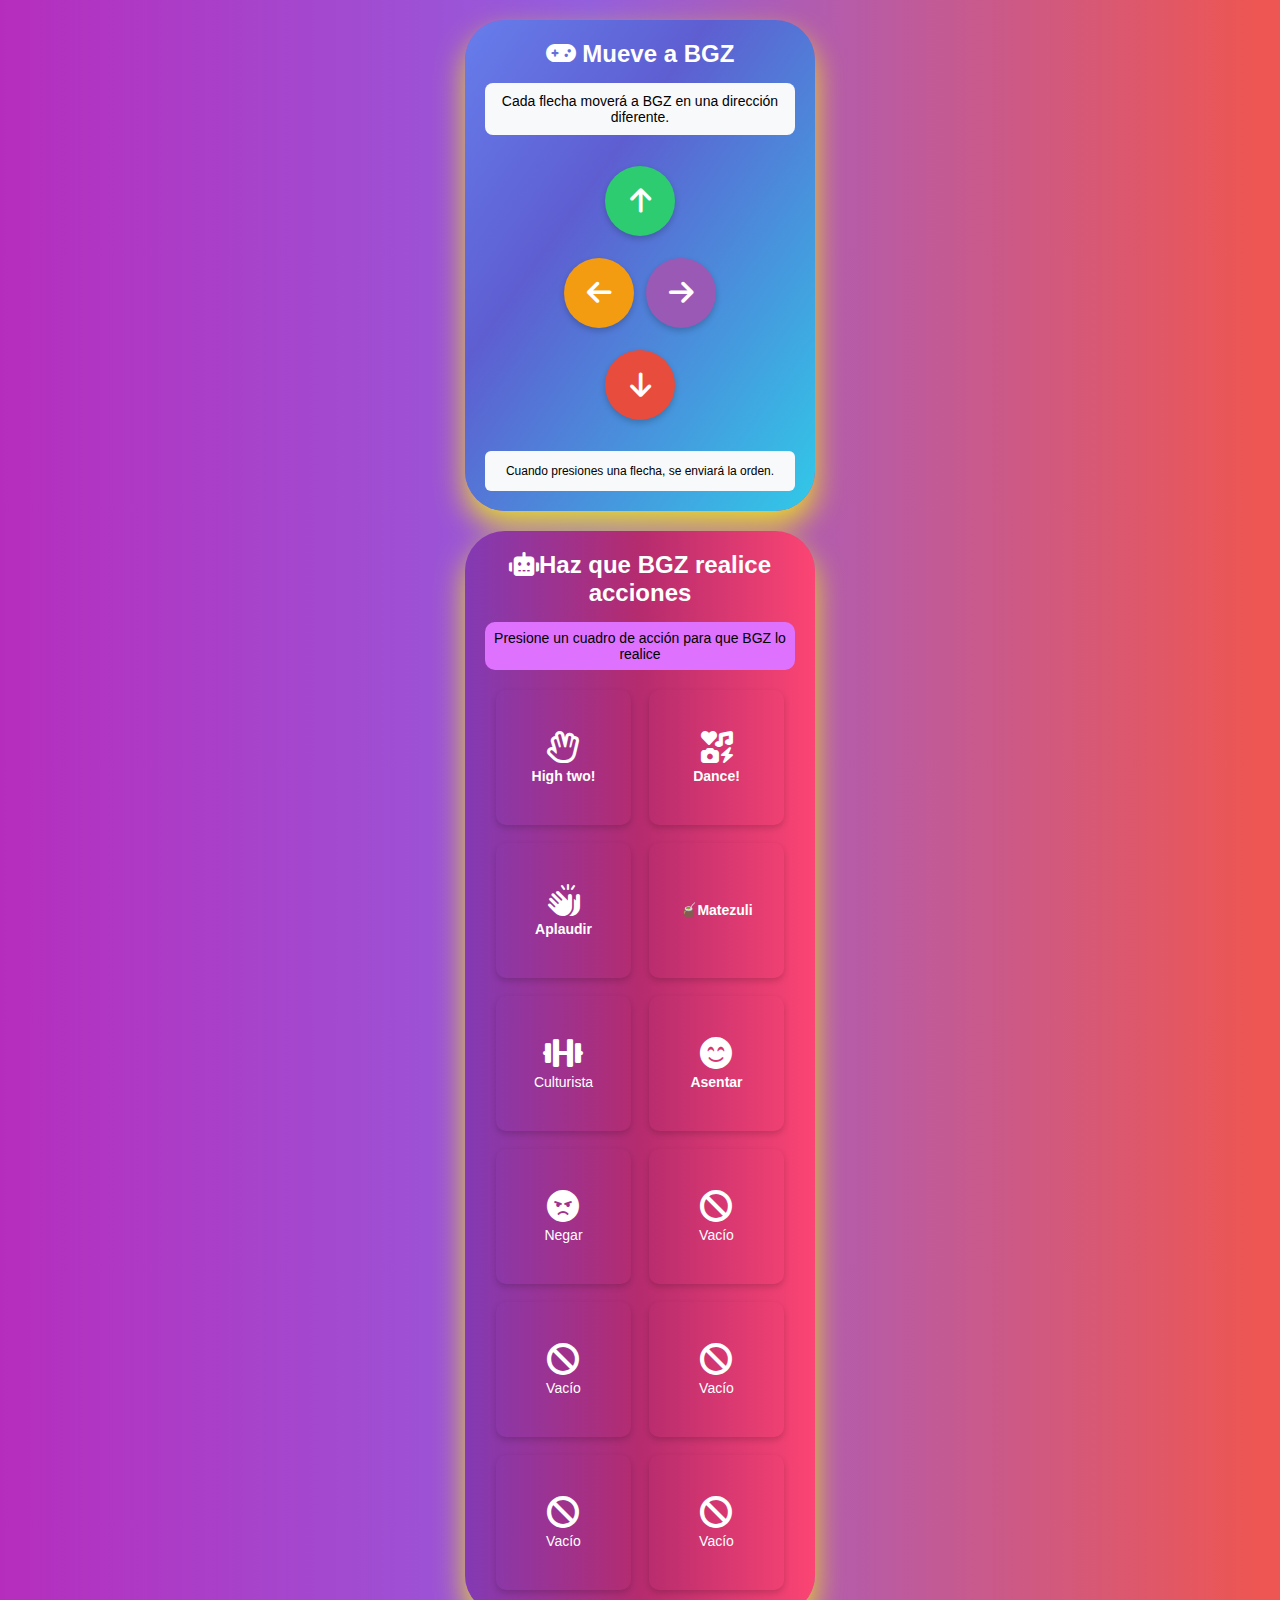
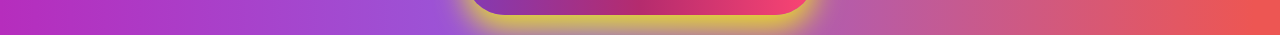
<file: index.html>
<!DOCTYPE html>
<html lang="es">
<head>
    <meta charset="UTF-8">
    <meta name="viewport" content="width=device-width, initial-scale=1.0">
    <title>Play with BGZ!</title>
    <link rel="stylesheet" href="https://cdnjs.cloudflare.com/ajax/libs/font-awesome/6.0.0/css/all.min.css">
    <link rel="stylesheet" href="styles.css">
</head>
<body>
    <div class="container">
        <h1><i class="fas fa-gamepad"></i> Mueve a BGZ</h1>
        
        <div class="instructions">
            <p>Cada flecha moverá a BGZ en una dirección diferente.</p>
        </div>
        
        <div class="control-panel">
            <div class="arrow-row">
                <div class="arrow" id="up">
                    <i class="fas fa-arrow-up"></i>
                </div>
            </div>
            <div class="arrow-row">
                <div class="arrow" id="left">
                    <i class="fas fa-arrow-left"></i>
                </div>
                <div class="arrow" id="right">
                    <i class="fas fa-arrow-right"></i>
                </div>
            </div>
            <div class="arrow-row">
                <div class="arrow" id="down">
                    <i class="fas fa-arrow-down"></i>
                </div>
            </div>
        </div>
        
        <div class="status" id="status">
            Cuando presiones una flecha, se enviará la orden.
        </div>
    </div>

    <div class="actions-container">
        <h2><i class="fa-solid fa-robot"></i>Haz que BGZ realice acciones</h2>

        <div class="instructions2">
            <p>Presione un cuadro de acción para que BGZ lo realice</p>
        </div>

        <div class="actions-container-blocks">
            
            <div class="action" id="saludar">
                <h3><i class="fa-regular fa-hand-spock"></i>High two!</h3>
            </div>
            <div class="action" id="bailar">
                <h4><i class="fa-solid fa-icons"></i>Dance!</h4>
            </div>
            
            <div class="action" id="aplaudir">
                <h5><i class="fa-solid fa-hands-clapping"></i>Aplaudir</h5>
            </div>
            <div class="action" id="mate">
                <h6>🧉Matezuli</h6> 
            </div>

            <div class="action" id="culturista">
                <h7><i class="fa-solid fa-dumbbell"></i>Culturista</h7> 
            </div>

            <div class="action" id="si">
                <h6><i class="fa-solid fa-face-smile-beam"></i>Asentar</h6>
            </div>

            <div class="action" id="no">
                <h8><i class="fa-solid fa-face-angry"></i>Negar</h8>
            </div>

            <div class="action" id="vacio2">
                <h7><i class="fa-solid fa-ban"></i>Vacío</h7> 
            </div>

            <div class="action" id="vacio3">
                <h8><i class="fa-solid fa-ban"></i>Vacío</h8>
            </div>

            <div class="action" id="vacio4">
                <h8><i class="fa-solid fa-ban"></i>Vacío</h8>
            </div>
            
            <div class="action" id="vacio5">
                <h8><i class="fa-solid fa-ban"></i>Vacío</h8>
            </div>
            <div class="action" id="vacio6">
                <h8><i class="fa-solid fa-ban"></i>Vacío</h8>
            </div>
        </div>
    </div>
    <script src="code.js"></script>
</body>
</html>
</file>
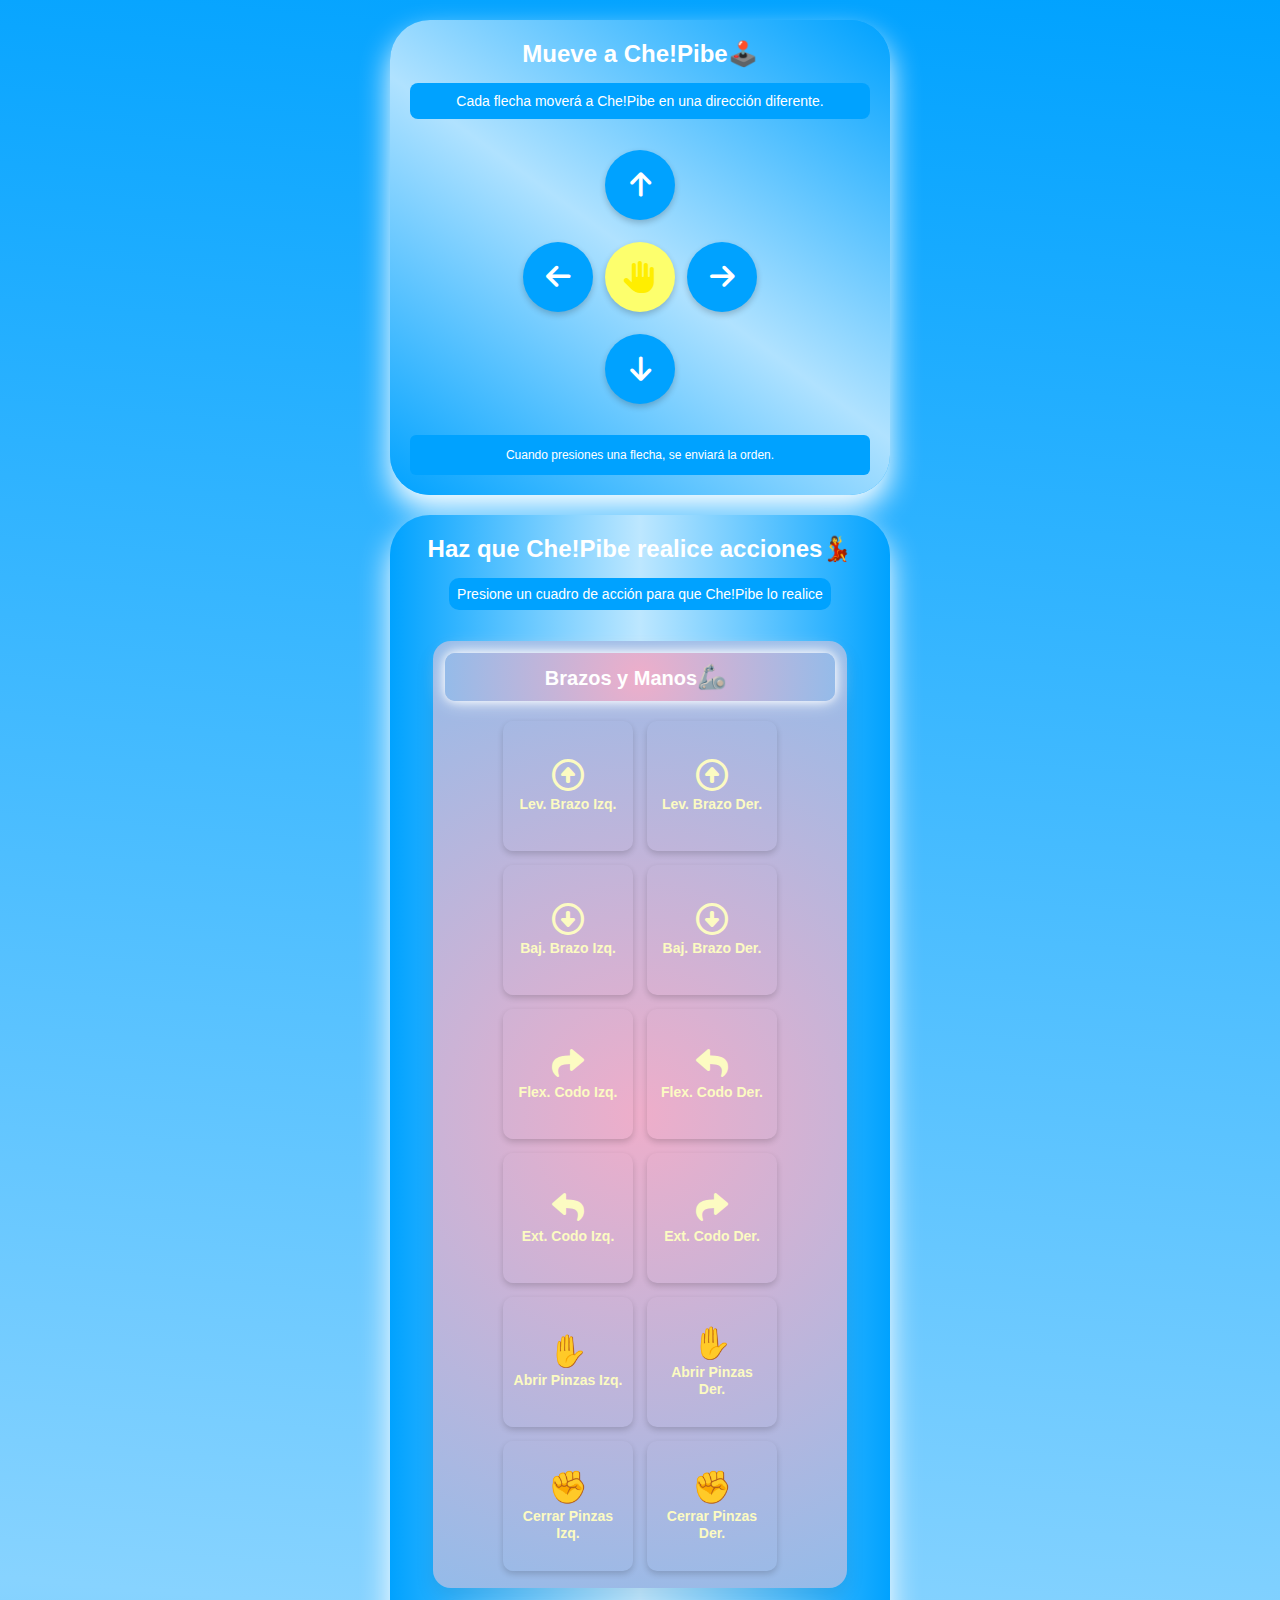
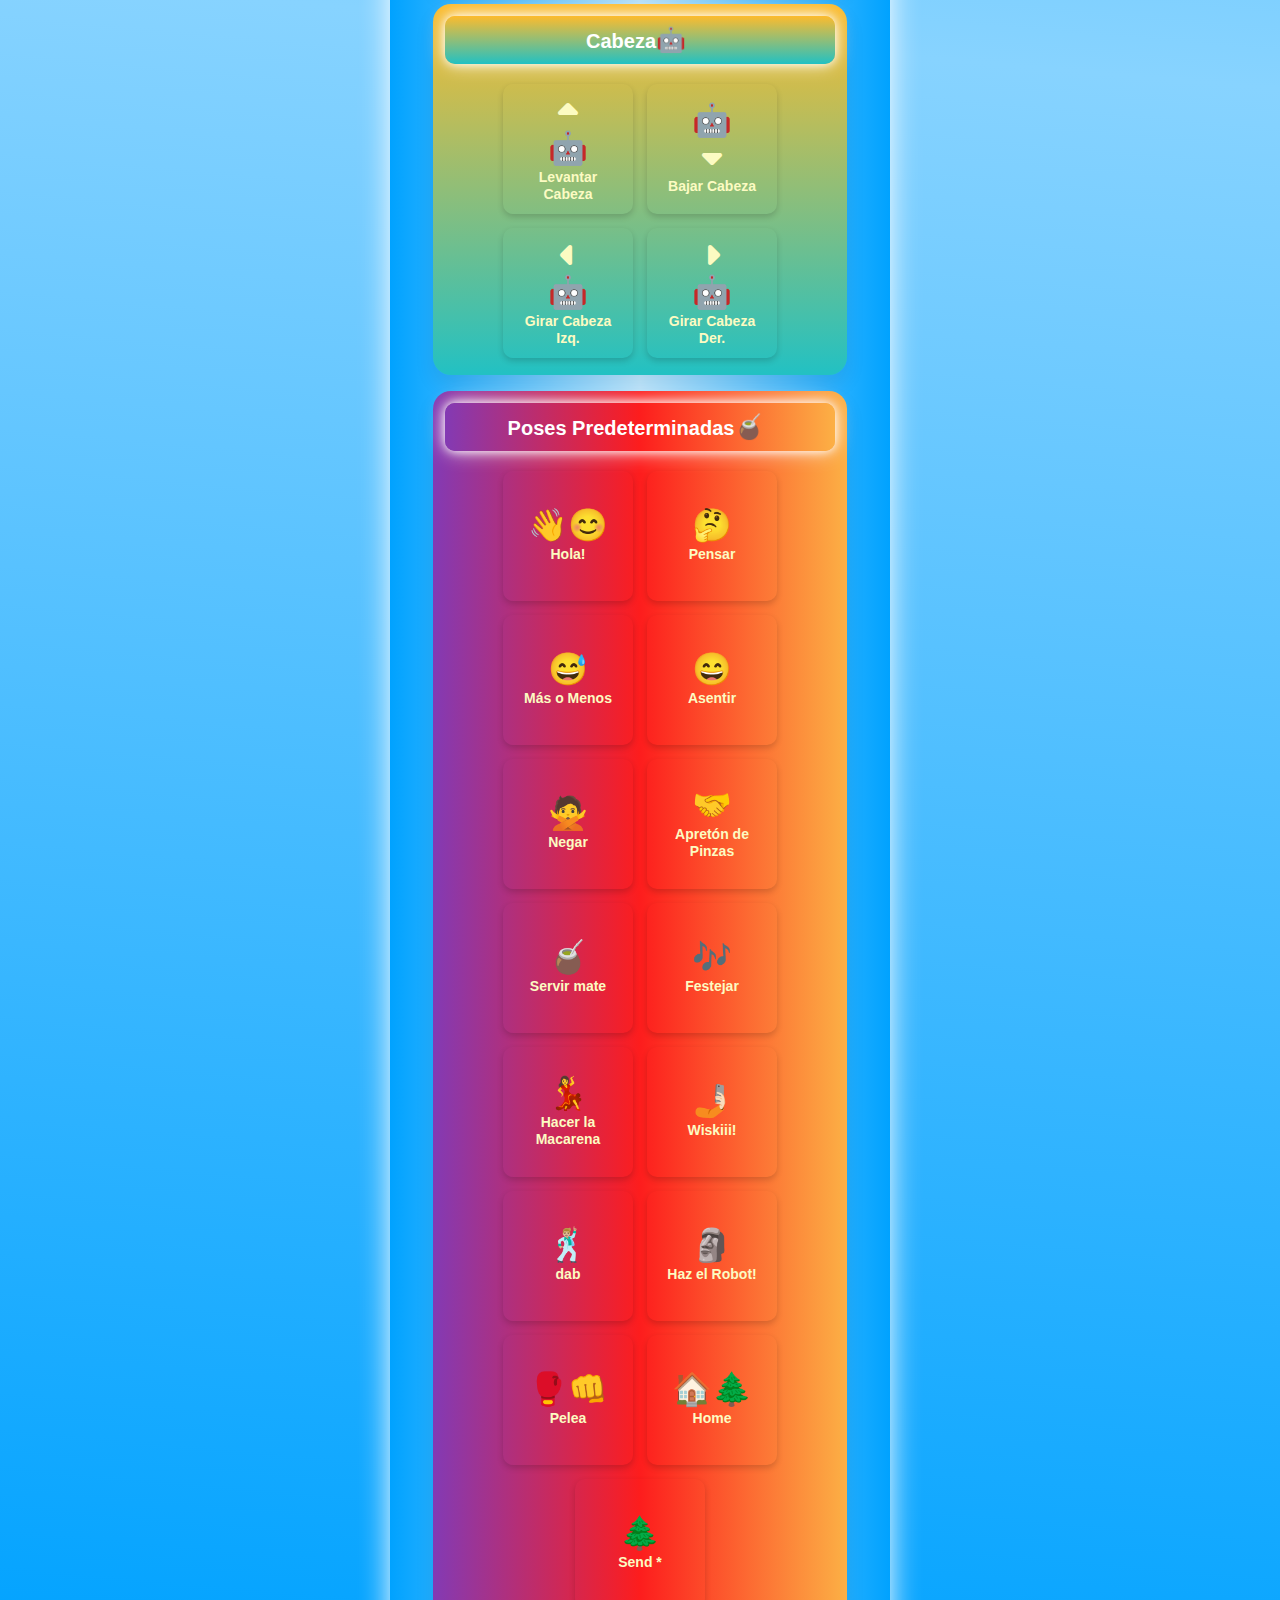
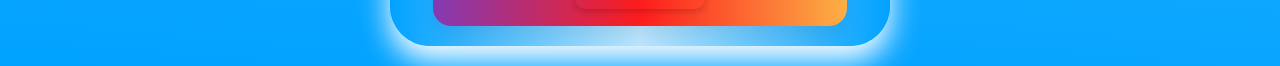
<file: approbot/index.html>
<!DOCTYPE html>
<html lang="es">
<head>
    <meta charset="UTF-8">
    <meta name="viewport" content="width=device-width, initial-scale=1.0">
    <title>Juega con Che!Pibe</title>
    <link rel="stylesheet" href="https://cdnjs.cloudflare.com/ajax/libs/font-awesome/6.0.0/css/all.min.css">
    <link rel="stylesheet" href="styles.css">
</head>
<body>
    <div class="container">
        <h1>Mueve a Che!Pibe<span class="emoji">🕹️</span></h1>
        
        <div class="instructions">
            <p>Cada flecha moverá a Che!Pibe en una dirección diferente.</p>
        </div>
        
        <div class="control-panel">
            <div class="arrow-row">
                <div class="arrow" id="up">
                    <i class="fas fa-arrow-up"></i>
                </div>
            </div>
            <div class="arrow-row">
                <div class="arrow" id="left">
                    <i class="fas fa-arrow-left"></i>
                </div>
                <div class="arrow stop-button" id="stop">
                    <i class="fas fa-hand-paper"></i>
        </div>
                <div class="arrow" id="right">
                    <i class="fas fa-arrow-right"></i>
                </div>
            </div>
            <div class="arrow-row">
                <div class="arrow" id="down">
                    <i class="fas fa-arrow-down"></i>
                </div>
            </div>
        </div>
        
        <div class="status" id="status">
            Cuando presiones una flecha, se enviará la orden.
        </div>
    </div>

    <div class="actions-container">
        <h2>Haz que Che!Pibe realice acciones<span class="emoji">💃</span></h2>

        <div class="instructions2">
            <p>Presione un cuadro de acción para que Che!Pibe lo realice</p>
        </div>

        <!-- Cada categoría ahora es su propio container separado -->
        <div class="category-container" id="category-arms-container">
                    <div class="actions-category" id="category-arms">
                        <div class="actions-section" id="section-arms">
                            <h3 class="category-title">Brazos y Manos<span class="emoji">🦾</span></h3>
                            <div class="actions-section-blocks">
                                <div class="action" id="lev_brazo_izq">
                                    <h4><i class="fa-regular fa-circle-up"></i>Lev. Brazo Izq.</h4>
                                </div>
                                <div class="action" id="lev_brazo_der">
                                    <h4><i class="fa-regular fa-circle-up"></i>Lev. Brazo Der.</h4>
                                </div>
                                <div class="action" id="baj_brazo_izq">
                                    <h4><i class="fa-regular fa-circle-down"></i>Baj. Brazo Izq.</h4>
                                </div>
                                <div class="action" id="baj_brazo_der">
                                    <h4><i class="fa-regular fa-circle-down"></i>Baj. Brazo Der.</h4>
                                </div>
                                <div class="action" id="flex_codo_izq">
                                    <h4><i class="fa-solid fa-share"></i>Flex. Codo Izq.</h4>
                                </div>
                                <div class="action" id="flex_codo_der">
                                    <h4><i class="fa-solid fa-reply"></i>Flex. Codo Der.</h4>
                                </div>
                                <div class="action" id="ext_codo_izq">
                                    <h4><i class="fa-solid fa-reply"></i>Ext. Codo Izq.</h4>
                                </div>
                                <div class="action" id="ext_codo_der">
                                    <h4><i class="fa-solid fa-share"></i>Ext. Codo Der.</h4>
                                </div>
                                <div class="action" id="abrir_pinzas_izq">
                                    <h4><span class="emoji">✋</span>Abrir Pinzas Izq.</h4>
                                </div>
                                <div class="action" id="abrir_pinzas_der">
                                    <h4><span class="emoji">✋</span>Abrir Pinzas Der.</h4>
                                </div>
                                <div class="action" id="cerrar_pinzas_izq">
                                    <h4><span class="emoji">✊</span>Cerrar Pinzas Izq.</h4>
                                </div>
                                <div class="action" id="cerrar_pinzas_der">
                                    <h4><span class="emoji">✊</span>Cerrar Pinzas Der.</h4>
                                </div>
                            </div>
                        </div>
                    </div>
                </div>

                <div class="category-container" id="category-head-container">
                    <div class="actions-category" id="category-head">
                        <div class="actions-section" id="section-head">
                            <h3 class="category-title">Cabeza<span class="emoji">🤖</span></h3>
                            <div class="actions-section-blocks">
                                <div class="action" id="levantar_cabeza">
                                    <h4><i class="fa-solid fa-caret-up"></i><span class="emoji">🤖</span>Levantar Cabeza</h4>
                                </div>
                                <div class="action" id="bajar_cabeza">
                                    <h4><span class="emoji">🤖</span><i class="fa-solid fa-caret-down"></i>Bajar Cabeza </h4>
                                </div>
                                <div class="action" id="girar_cabeza_izq">
                                    <h4><i class="fa-solid fa-caret-left"></i><span class="emoji">🤖</span>Girar Cabeza Izq.</h4>
                                </div>
                                <div class="action" id="girar_cabeza_der">
                                    <h4><i class="fa-solid fa-caret-right"></i><span class="emoji">🤖</span>Girar Cabeza Der.</h4>
                                </div>
                            </div>
                        </div>
                    </div>
                </div>

                <div class="category-container" id="category-gestures-container">
                    <div class="actions-category" id="category-gestures">
                        <div class="actions-section" id="section-gestures">
                            <h3 class="category-title">Poses Predeterminadas<span class="emoji">🧉</span></h3>
                            <div class="actions-section-blocks">
                                <div class="action" id="saludar">
                                    <h5><span class="emoji">👋😊</span>Hola!</h5>
                                </div>
                                <div class="action" id="pensar">
                                    <h5><span class="emoji">🤔</span>Pensar</h5>
                                </div>
                                <div class="action" id="maso">
                                    <h5><span class="emoji">😅</span>Más o Menos</h5>
                                </div>

                                <div class="action" id="si">
                                    <h6><span class="emoji">😄</span>Asentir</h6>
                                </div>

                                <div class="action" id="no">
                                    <h6><span class="emoji">🙅</span>Negar</h6>
                                </div>
                                <div class="action" id="saludo_formal">
                                    <h5><span class="emoji">🤝</span>Apretón de Pinzas</h5>
                                </div>
                                <div class="action" id="mate">
                                    <h6><span class="emoji">🧉</span>Servir mate</h6>
                                </div>
                                <div class="action" id="festejar">
                                    <h4><span class="emoji">🎶</span>Festejar</h4>
                                </div>
                                <div class="action" id="macarena">
                                    <h5><span class="emoji">💃</span>Hacer la Macarena</h5>
                                </div>
                                <div class="action" id="selfie">
                                    <h4><span class="emoji">🤳🏻</span>Wiskiii!</h4>
                                </div>
                                <div class="action" id="dab">
                                    <h4><span class="emoji">🕺🏼</span>dab</h4>
                                </div>
                                <div class="action" id="robot">
                                    <h5><span class="emoji">🗿</span>Haz el Robot!</h5>
                                </div>

                                <div class="action" id="boxeo">
                                    <h6><span class="emoji">🥊👊</span>Pelea</h6> 
                                </div>

                                <div class="action" id="home">
                                    <h6><span class="emoji">🏠🌲</span>Home</h6>
                                </div> 
                                
                                <div class="action" id="asterisco">
                                    <h6><span class="emoji">🌲</span>Send *</h6>
                                </div> 
                            </div>
                        </div>
                    </div>
                </div>
        </div>
    </div>
    <script src="code.js"></script>
</body>
</html>
</file>
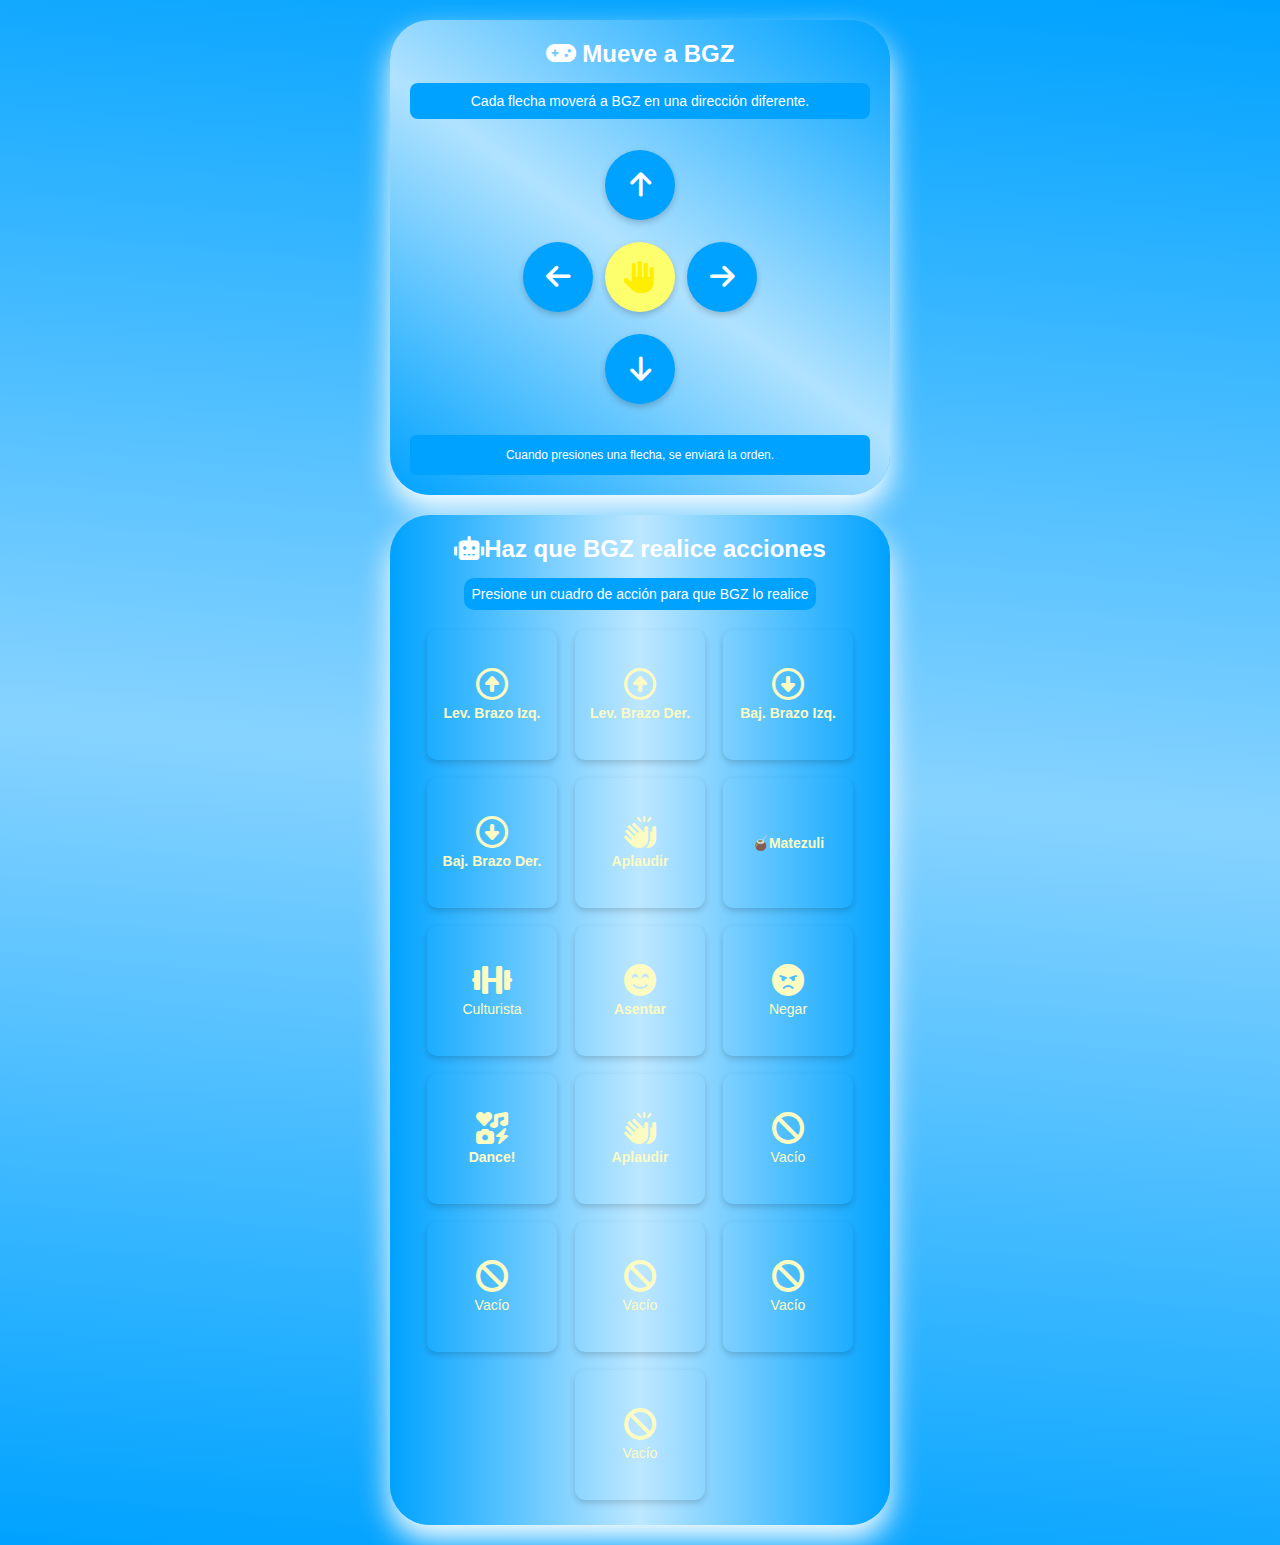
<file: webrobot/index.html>
<!DOCTYPE html>
<html lang="es">
<head>
    <meta charset="UTF-8">
    <meta name="viewport" content="width=device-width, initial-scale=1.0">
    <title>Play with BGZ!</title>
    <link rel="stylesheet" href="https://cdnjs.cloudflare.com/ajax/libs/font-awesome/6.0.0/css/all.min.css">
    <link rel="stylesheet" href="styles.css">
</head>
<body>
    <div class="container">
        <h1><i class="fas fa-gamepad"></i> Mueve a BGZ</h1>
        
        <div class="instructions">
            <p>Cada flecha moverá a BGZ en una dirección diferente.</p>
        </div>
        
        <div class="control-panel">
            <div class="arrow-row">
                <div class="arrow" id="up">
                    <i class="fas fa-arrow-up"></i>
                </div>
            </div>
            <div class="arrow-row">
                <div class="arrow" id="left">
                    <i class="fas fa-arrow-left"></i>
                </div>
                <div class="arrow stop-button" id="stop">
                    <i class="fas fa-hand-paper"></i>
        </div>
                <div class="arrow" id="right">
                    <i class="fas fa-arrow-right"></i>
                </div>
            </div>
            <div class="arrow-row">
                <div class="arrow" id="down">
                    <i class="fas fa-arrow-down"></i>
                </div>
            </div>
        </div>
        
        <div class="status" id="status">
            Cuando presiones una flecha, se enviará la orden.
        </div>
    </div>

    <div class="actions-container">
        <h2><i class="fa-solid fa-robot"></i>Haz que BGZ realice acciones</h2>

        <div class="instructions2">
            <p>Presione un cuadro de acción para que BGZ lo realice</p>
        </div>

        <div class="actions-container-blocks">
            
            <div class="action" id="lev_brazo_izq">
                <h4><i class="fa-regular fa-circle-up"></i>Lev. Brazo Izq.</h4>
            </div>
            <div class="action" id="lev_brazo_der">
                <h4><i class="fa-regular fa-circle-up"></i>Lev. Brazo Der.</h4>
            </div>
            <div class="action" id="baj_brazo_izq">
                <h4><i class="fa-regular fa-circle-down"></i>Baj. Brazo Izq.</h4>
            </div>
            <div class="action" id="baj_brazo_der">
                <h4><i class="fa-regular fa-circle-down"></i>Baj. Brazo Der.</h4>
            </div>
            
            <div class="action" id="aplaudir">
                <h5><i class="fa-solid fa-hands-clapping"></i>Aplaudir</h5>
            </div>
            <div class="action" id="mate">
                <h6>🧉Matezuli</h6> 
            </div>

            <div class="action" id="culturista">
                <h7><i class="fa-solid fa-dumbbell"></i>Culturista</h7> 
            </div>

            <div class="action" id="si">
                <h6><i class="fa-solid fa-face-smile-beam"></i>Asentar</h6>
            </div>

            <div class="action" id="no">
                <h8><i class="fa-solid fa-face-angry"></i>Negar</h8>
            </div>
            <div class="action" id="bailar">
                <h4><i class="fa-solid fa-icons"></i>Dance!</h4>
            </div>
            <div class="action" id="aplaudir">
                <h5><i class="fa-solid fa-hands-clapping"></i>Aplaudir</h5>
            </div>

            <div class="action" id="vacio2">
                <h7><i class="fa-solid fa-ban"></i>Vacío</h7> 
            </div>

            <div class="action" id="vacio3">
                <h8><i class="fa-solid fa-ban"></i>Vacío</h8>
            </div>

            <div class="action" id="vacio4">
                <h8><i class="fa-solid fa-ban"></i>Vacío</h8>
            </div>
            
            <div class="action" id="vacio5">
                <h8><i class="fa-solid fa-ban"></i>Vacío</h8>
            </div>
            <div class="action" id="vacio6">
                <h8><i class="fa-solid fa-ban"></i>Vacío</h8>
            </div>
        </div>
    </div>
    <script src="code.js"></script>
</body>
</html>
</file>
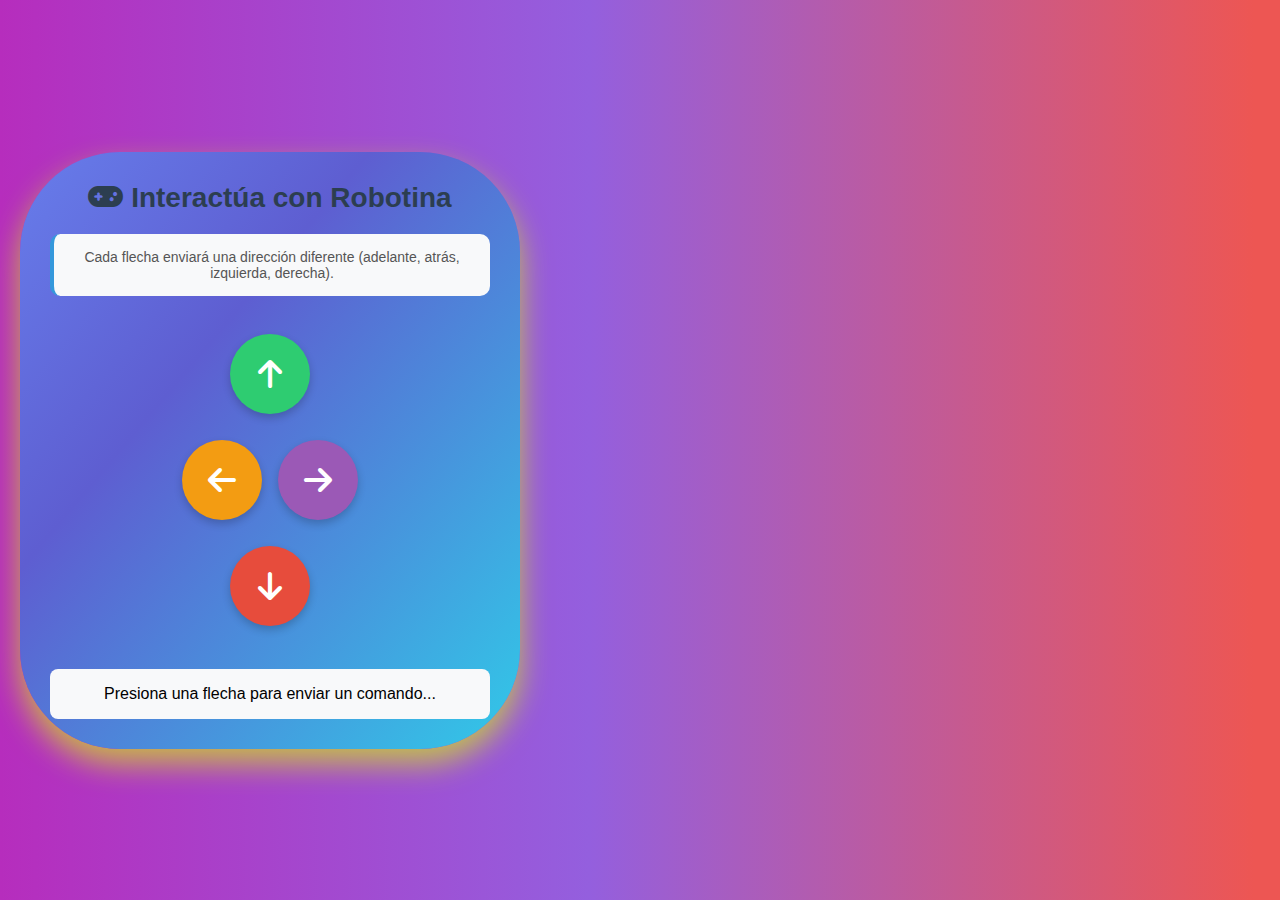
<file: ControlRobot.html>
<!DOCTYPE html>
<html lang="es">
<head>
    <meta charset="UTF-8">
    <meta name="viewport" content="width=device-width, initial-scale=1.0">
    <title>Play with Robotina!</title>
    <link rel="stylesheet" href="https://cdnjs.cloudflare.com/ajax/libs/font-awesome/6.0.0/css/all.min.css">
    <link rel="stylesheet" href="EstilosRobot.css">
</head>
<body>
    <div class="container">
        <h1><i class="fas fa-gamepad"></i> Interactúa con Robotina</h1>
        
        <div class="instructions">
            <p>Cada flecha enviará una dirección diferente (adelante, atrás, izquierda, derecha).</p>
        </div>
        
        <div class="control-panel">
            <div class="arrow-row">
                <div class="arrow" id="up">
                    <i class="fas fa-arrow-up"></i>
                </div>
            </div>
            <div class="arrow-row">
                <div class="arrow" id="left">
                    <i class="fas fa-arrow-left"></i>
                </div>
                <div class="arrow" id="right">
                    <i class="fas fa-arrow-right"></i>
                </div>
            </div>
            <div class="arrow-row">
                <div class="arrow" id="down">
                    <i class="fas fa-arrow-down"></i>
                </div>
            </div>
        </div>
        
        <div class="status" id="status">
            Presiona una flecha para enviar un comando...
        </div>
    
     <script src="CodigoRobot.js"></script>
</body>
</html>
</file>
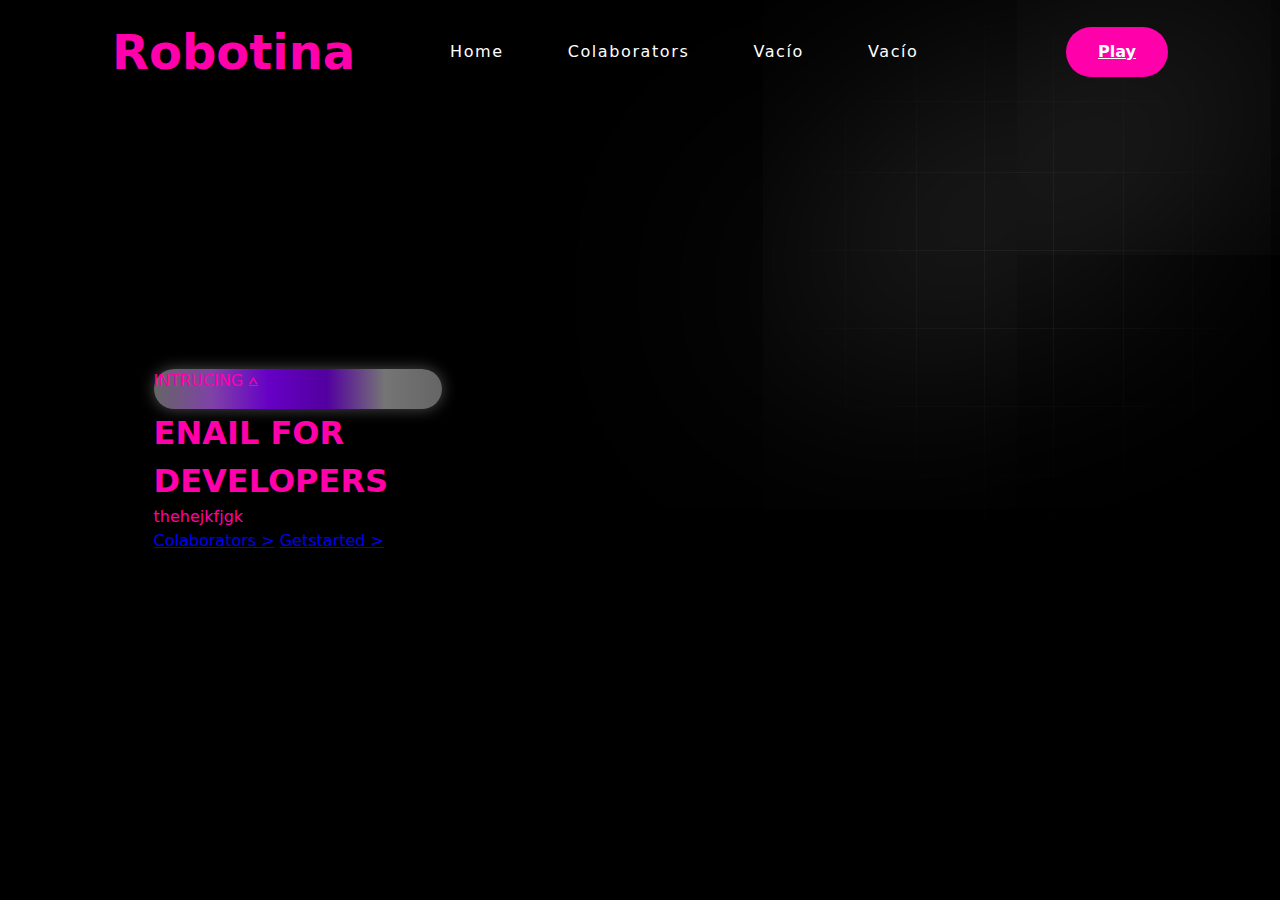
<file: PagPrincipal.html>
<!DOCTYPE html>
<html lang="en">
<head>
    <meta charset="UTF-8">
    <meta name="viewport" content="width=device-width, initial-scale=1.0">
    <title>Robotina</title>
    <link rel="stylesheet" href="EstiloPagPrincipal.css">
</head>
<body>
    <img class="image-gradient" src="gradient.png" alt="gradient">
    <div class="layer-blur"></div>

    <div class="container">
        <header>
            <h1 class="logo">Robotina</h1>

            <nav>
                <a href="Home">Home</a>
                <a href="Colaborators.html">Colaborators</a>
                <a href="Colaborators">Vacío</a>
                <a href="Interact with Robotin">Vacío</a>
            </nav>
            <a href="ControlRobot.html" class="btn-play">Play</a>
        </header>

        <main>
            <div class="content">
                <div class="tag-box">
                    <div class="tag">INTRUCING &wedbar;</div>
                </div>

                <h1>ENAIL FOR <BR>DEVELOPERS</BR></h1>

                <p class="description">
                    thehejkfjgk
                </p>

                <div class="bottons">
                    <a href="#" class="btn-Colaborators">Colaborators &gt;</a>
                    <a href="#" class="btn-play-1">Getstarted &gt;</a>
                </div>
            </div>
        </main>

    </div>
</body>
</html>
</file>
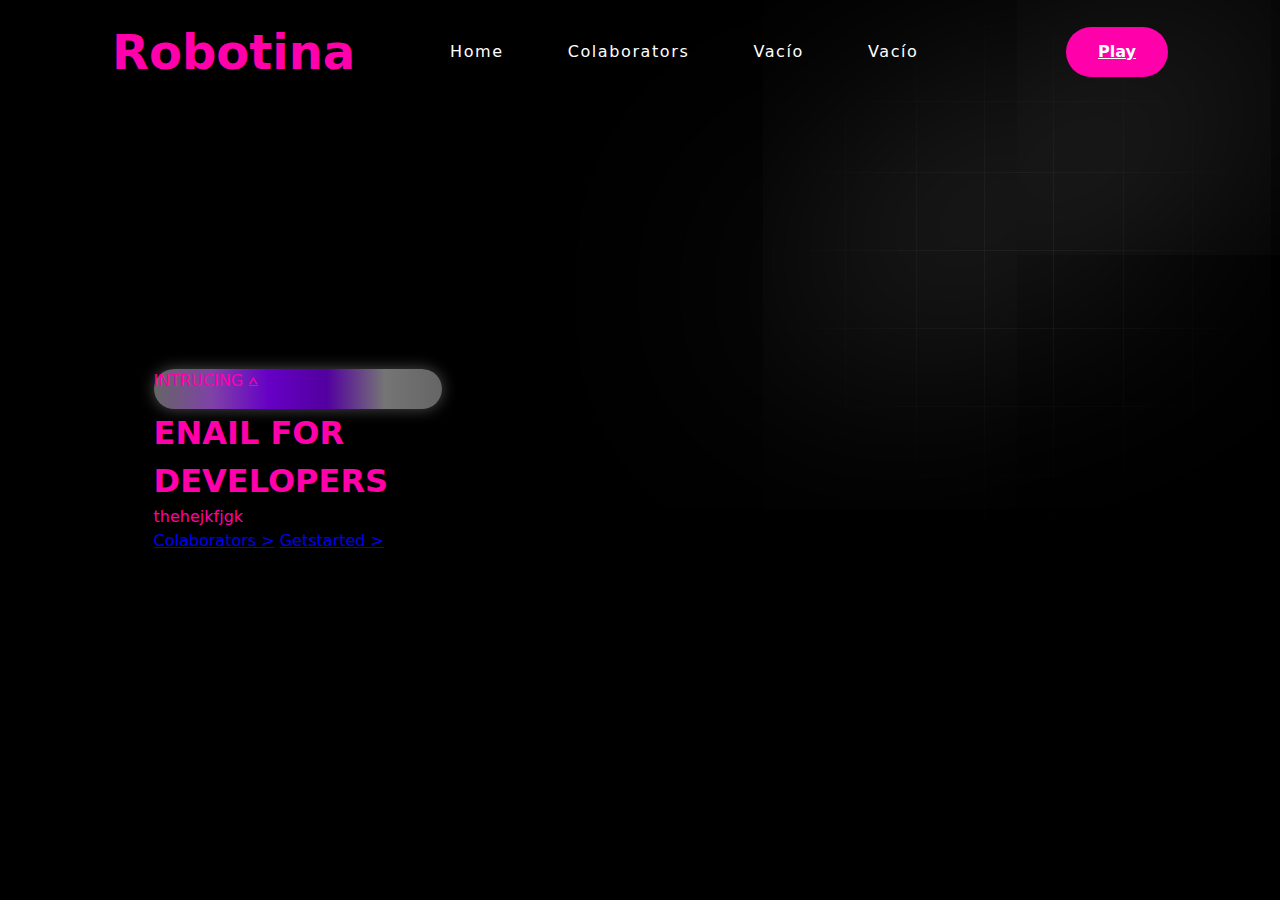
<file: webrobot/PagPrincipal.html>
<!DOCTYPE html>
<html lang="en">
<head>
    <meta charset="UTF-8">
    <meta name="viewport" content="width=device-width, initial-scale=1.0">
    <title>Robotina</title>
    <link rel="stylesheet" href="EstiloPagPrincipal.css">
</head>
<body>
    <img class="image-gradient" src="gradient.png" alt="gradient">
    <div class="layer-blur"></div>

    <div class="container">
        <header>
            <h1 class="logo">Robotina</h1>

            <nav>
                <a href="Home">Home</a>
                <a href="Colaborators.html">Colaborators</a>
                <a href="Colaborators">Vacío</a>
                <a href="Interact with Robotin">Vacío</a>
            </nav>
            <a href="ControlRobot.html" class="btn-play">Play</a>
        </header>

        <main>
            <div class="content">
                <div class="tag-box">
                    <div class="tag">INTRUCING &wedbar;</div>
                </div>

                <h1>ENAIL FOR <BR>DEVELOPERS</BR></h1>

                <p class="description">
                    thehejkfjgk
                </p>

                <div class="bottons">
                    <a href="#" class="btn-Colaborators">Colaborators &gt;</a>
                    <a href="#" class="btn-play-1">Getstarted &gt;</a>
                </div>
            </div>
        </main>

    </div>
</body>
</html>
</file>
<file: styles.css>
/* Estilos Globales */
* {
    margin: 0;
    padding: 0;
    box-sizing: border-box;
    font-family: 'Segoe UI', Tahoma, Geneva, Verdana, sans-serif;
}

/* Cuerpo: Contenedores Apilados para Móviles */
body {
    display: flex;
    flex-direction: column; /* Apila los contenedores verticalmente */
    align-items: center;
    min-height: 100vh;
    background: linear-gradient(90deg,rgba(182, 45, 189, 1) 0%, rgba(148, 95, 222, 1) 46%, rgba(237, 86, 83, 1) 98%);
    padding: 20px 10px; /* Padding ajustado para móvil */
    gap: 20px; /* Espacio entre los dos contenedores */
}

/* Contenedor de Movimiento (Mueve a BGZ) */
.container {
    background: linear-gradient(to bottom right,rgba(103, 125, 235, 1) 0%, rgba(94, 94, 209, 1) 35%, rgba(49, 201, 232, 1) 100%);
    border-radius: 40px; /* Reducido para móvil */
    box-shadow: 0 15px 30px rgba(251, 255, 0, 0.767);
    padding: 20px;
    text-align: center;
    max-width: 95%; /* Asegura que ocupe casi todo el ancho */
    width: 350px; /* Ancho máximo estándar para móvil */
}

h1 {
    color: #ffffff;
    margin-bottom: 15px;
    font-size: 24px; /* Ajuste de tamaño */
}

.instructions {
    background-color: #f8f9fa;
    padding: 10px;
    border-radius: 8px;
    margin-bottom: 20px;
    font-size: 14px;
    color: #000000;
}

/* Panel de Control (Flechas) */
.control-panel {
    display: flex;
    flex-direction: column;
    align-items: center;
    margin-bottom: 20px;
}

.arrow-row {
    display: flex;
    justify-content: center;
    margin: 5px 0;
}

.arrow {
    width: 70px; /* Tamaño más pequeño para móvil */
    height: 70px;
    margin: 6px;
    border-radius: 50%;
    color: white;
    display: flex;
    justify-content: center;
    align-items: center;
    cursor: pointer;
    transition: all 0.2s;
    box-shadow: 0 3px 6px rgba(0, 0, 0, 0.2);
    user-select: none;
}

.arrow:hover {
    transform: scale(1.05);
}

.arrow:active {
    transform: scale(0.95);
    box-shadow: 0 1px 3px rgba(0, 0, 0, 0.2);
}

.arrow i {
    font-size: 28px; /* Tamaño de ícono ajustado */
}

/* Colores de las flechas (se mantienen) */
#up { background-color: #2ecc71; }
#up:hover { background-color: #27ae60; }

#down { background-color: #e74c3c; }
#down:hover { background-color: #c0392b; }

#left { background-color: #f39c12; }
#left:hover { background-color: #d35400; }

#right { background-color: #9b59b6; }
#right:hover { background-color: #8e44ad; }

.status {
    margin-top: 15px;
    padding: 10px;
    border-radius: 6px;
    background-color: #f8f9fa;
    font-weight: 500;
    min-height: 40px;
    display: flex;
    align-items: center;
    justify-content: center;
    font-size: 12px;
}

/* Contenedor de Acciones (Haz que BGZ realice acciones) */
.actions-container {
    background: linear-gradient(90deg, rgba(131, 58, 180, 1) 0%, rgba(181, 43, 110, 1) 50%, rgba(252, 69, 115, 1) 100%);
    border-radius: 40px; /* Reducido para móvil */
    box-shadow: 0 15px 30px rgba(251, 255, 0, 0.767);
    padding: 20px;
    text-align: center;
    max-width: 95%; /* Asegura que ocupe casi todo el ancho */
    width: 350px; /* Ancho máximo consistente con .container */
}

h2 {
    color: #ffffff;
    margin-bottom: 15px;
    font-size: 24px;
}

.instructions2 {
    background-color: #de72ff;
    padding: 8px;
    border-radius: 10px;
    margin-bottom: 15px;
    font-size: 14px;
    color: #000000;
}

/* Contenedor de Bloques de Acción */
.actions-container-blocks {
    display: flex;
    flex-wrap: wrap; /* Permite que los bloques salten de línea */
    justify-content: center; /* Centra los bloques en la línea */
    gap: 8px; /* Espacio entre los bloques */
    margin-bottom: 0;
}

.action {
    /* Reducimos el ancho y el margen para garantizar que caben dos */
    width: 135px;
    height: 135px;
    margin: 5px;
    border-radius: 10px;
    color: rgb(255, 255, 255);
    display: flex;
    justify-content: center;
    align-items: center;
    cursor: pointer;
    transition: all 0.2s;
    box-shadow: 0 3px 6px rgba(0, 0, 0, 0.164);
    user-select: none;
    font-size: 14px; 
    padding: 10px;
    flex-direction: column; 
}
.action h3, .action h4, .action h5, .action h6, .action h7, .action h8 {
    margin: 0;
    font-size: 14px;
    line-height: 1.2;
    text-align: center;
}
.action i {
    font-size: 32px;
    display: block;
    margin-bottom: 5px;
}
.action:hover {
    transform: scale(1.05);
}

.action:active {
    transform: scale(0.95);
    box-shadow: 0 1px 3px rgba(0, 0, 0, 0.2);
}
</file>
<file: approbot/styles.css>
/* Estilos Globales */
* {
    margin: 0;
    padding: 0;
    box-sizing: border-box;
    font-family: 'Segoe UI', Tahoma, Geneva, Verdana, sans-serif;
}

/* Cuerpo: Contenedores Apilados para Móviles */
body {
    display: flex;
    flex-direction: column; /* Apila los contenedores verticalmente */
    align-items: center;
    min-height: 100vh;
    background: linear-gradient(5deg,rgba(0, 162, 255, 1) 0%, rgba(135, 211, 255, 1) 50%, rgba(0, 162, 255, 1) 100%);
    padding: 20px 10px; /* Padding ajustado para móvil */
    gap: 20px; /* Espacio entre los dos contenedores */
}

/* Contenedor de Movimiento (Mueve a BGZ) */
.container {
    background: linear-gradient(36deg,rgba(0, 162, 255, 1) 0%, rgba(176, 226, 255, 1) 50%, rgba(0, 162, 255, 1) 100%);
    border-radius: 40px;
    box-shadow: 0 15px 30px rgb(255, 255, 255);
    padding: 20px;
    text-align: center;
    max-width: 95%;
    width: 350px; /* Ancho base para móvil */
}

/* Media query para tablets */
@media (min-width: 768px) {
    .container {
        width: 450px;
    }
}

/* Media query para desktop */
@media (min-width: 1024px) {
    .container {
        width: 500px;
    }
}

h1 {
    color: #ffffff;
    margin-bottom: 15px;
    font-size: 24px; /* Ajuste de tamaño */
}

.instructions {
    background-color: #00A2FF;
    padding: 10px;
    border-radius: 8px;
    margin-bottom: 20px;
    font-size: 14px;
    color: #ffffff;
}

/* Panel de Control (Flechas) */
.control-panel {
    display: flex;
    flex-direction: column;
    align-items: center;
    margin-bottom: 20px;
}

.arrow-row {
    display: flex;
    justify-content: center;
    margin: 5px 0;
}

.arrow {
    width: 70px; /* Tamaño más pequeño para móvil */
    height: 70px;
    margin: 6px;
    border-radius: 50%;
    color: rgb(255, 255, 255);
    display: flex;
    justify-content: center;
    align-items: center;
    cursor: pointer;
    transition: all 0.2s;
    box-shadow: 0 3px 6px rgba(0, 0, 0, 0.2);
    user-select: none;
}

.arrow:hover {
    transform: scale(1.05);
}

.arrow:active {
    transform: scale(0.95);
    box-shadow: 0 1px 3px rgba(0, 0, 0, 0.2);
}

.arrow i {
    font-size: 28px; /* Tamaño de ícono ajustado */
}

/* Colores de las flechas (se mantienen) */
#up { background-color: #00A2FF; }
#up:hover { background-color: #42baff; }

#down { background-color: #00A2FF; }
#down:hover { background-color: #42baff; }

#left { background-color: #00A2FF; }
#left:hover { background-color: #42baff; }

#right { background-color: #00A2FF; }
#right:hover { background-color: #42baff; }

.status {
    margin-top: 15px;
    padding: 10px;
    border-radius: 6px;
    background-color: #00A2FF;
    color: #fff;
    font-weight: 500;
    min-height: 40px;
    display: flex;
    align-items: center;
    justify-content: center;
    font-size: 12px;
}

/* Contenedor de Acciones (Haz que BGZ realice acciones) */
.actions-container {
    background: linear-gradient(90deg,rgba(0, 162, 255, 1) 0%, rgba(189, 231, 255, 1) 50%, rgba(0, 162, 255, 1) 100%);
    border-radius: 40px;
    box-shadow: 0 15px 30px rgb(255, 255, 255);
    padding: 20px;
    text-align: center;
    max-width: 95%;
    width: 350px; /* Ancho base para móvil */
    display: flex;
    flex-direction: column;
    align-items: center; /* Centra los elementos hijos horizontalmente */
}

/* Media query para tablets */
@media (min-width: 768px) {
    .actions-container {
        width: 450px;
    }
}

/* Media query para desktop */
@media (min-width: 1024px) {
    .actions-container {
        width: 500px;
    }
}

/* Contenedor por categoría, separado y estilizado similar a .container */
.category-container {
    background: linear-gradient(36deg, rgba(255,255,255,0.02), rgba(255,255,255,0.01));
    border-radius: 18px;
    box-shadow: 0 10px 20px rgba(0, 0, 0, 0.08);
    padding: 12px;
    width: 90%; /* Reducido para dar margen uniforme */
    margin-top: 16px;
    text-align: center;
}

/* Estilo para los títulos de categoría */
.category-title {
    color: white;
    padding: 10px;
    border-radius: 10px;
    margin-bottom: 15px;
    text-align: center;
    font-size: 20px;
    box-shadow: 0 0 20px rgba(255, 255, 255, 0.8),  /* Primera capa más grande */
                0 0 10px rgba(255, 255, 255, 0.9);   /* Segunda capa más intensa */
}

/* Gradientes específicos para cada título de categoría */
#category-arms-container .category-title {
    background: radial-gradient(circle,rgba(238, 174, 202, 1) 0%, rgba(148, 187, 233, 1) 100%);
}

#category-head-container .category-title {
    background: linear-gradient(0deg,rgba(34, 193, 195, 1) 0%, rgba(253, 187, 45, 1) 100%);
}

#category-gestures-container .category-title {
    background: linear-gradient(90deg,rgba(131, 58, 180, 1) 0%, rgba(253, 29, 29, 1) 50%, rgba(252, 176, 69, 1) 100%);
}

.category-title .emoji {
    margin-right: 8px;
    font-size: 24px;
}

/* Contenedor de los botones dentro de cada categoría */
.actions-section-blocks {
    display: flex;
    flex-wrap: wrap;
    justify-content: center;
    gap: 4px;
}

/* Estilos específicos para cada categoría */
#category-arms-container {
    background: radial-gradient(circle,rgba(238, 174, 202, 1) 0%, rgba(148, 187, 233, 1) 100%);
}

#category-head-container {
    background: linear-gradient(0deg,rgba(34, 193, 195, 1) 0%, rgba(253, 187, 45, 1) 100%);
}

#category-gestures-container {
    background: linear-gradient(90deg,rgba(131, 58, 180, 1) 0%, rgba(253, 29, 29, 1) 50%, rgba(252, 176, 69, 1) 100%);
}

h2 {
    color: #ffffff;
    margin-bottom: 15px;
    font-size: 24px;
}

.instructions2 {
    background-color: #00A2FF;
    padding: 8px;
    border-radius: 10px;
    margin-bottom: 15px;
    font-size: 14px;
    color: #ffffff;
}

/* Contenedor de Bloques de Acción */
.actions-container-blocks {
    display: flex;
    flex-wrap: wrap; /* Permite que los bloques salten de línea */
    justify-content: center; /* Centra los bloques en la línea */
    gap: 8px; /* Espacio entre los bloques */
    margin-bottom: 0;
}

.action {
    /* Tamaño base más pequeño para móvil */
    width: 110px;
    height: 110px;
    margin: 4px;
    border-radius: 10px;
    color: rgb(252, 251, 194);
    display: flex;
    justify-content: center;
    align-items: center;
    cursor: pointer;
    transition: all 0.2s;
    box-shadow: 0 3px 6px rgba(0, 0, 0, 0.164);
    user-select: none;
    font-size: 13px; 
    padding: 8px;
    flex-direction: column;
}

/* Media query para tablets y desktop */
@media (min-width: 768px) {
    .action {
        width: 130px;
        height: 130px;
        margin: 5px;
        font-size: 14px;
        padding: 10px;
    }
}
.action h3, .action h4, .action h5, .action h6, .action h7, .action h8 {
    margin: 0;
    font-size: 14px;
    line-height: 1.2;
    text-align: center;
}
.action i {
    font-size: 32px;
    display: block;
    margin-bottom: 5px;
}
/* Estilo para emojis dentro de .action: grandes y en bloque encima del texto */
.action .emoji {
    font-size: 32px; /* mismo tamaño que los íconos */
    display: block;
    margin-bottom: 5px;
    line-height: 1; /* evita espacio extra */
}
.action:hover {
    transform: scale(1.05);
}

.action:active {
    transform: scale(0.95);
    box-shadow: 0 1px 3px rgba(0, 0, 0, 0.2);
}
/* ==================================== */
/* 4. Estilos para el Botón de PARADA */
/* ==================================== */

/* Estilo específico para el nuevo botón central */
.stop-button {
    /* Color de peligro/parada */
    background-color: #fdff6d; 
    /* Lo hacemos redondo y del mismo tamaño que las flechas */
    border-radius: 50%;
    /* Mantenemos el margen para que esté bien espaciado */
    margin: 6px; 
}

.stop-button:hover {
    background-color: #fdff8f; 
}

.stop-button:active {
    /* Mismos efectos de pulsado */
    transform: scale(0.95);
    box-shadow: 0 1px 3px rgba(0, 0, 0, 0.2);
}

.stop-button i {
    font-size: 32px; /* Un ícono grande para que se note */
}

/* Hacer la mano del botón de PARADA negra sin afectar las flechas */
.stop-button i {
    color: #ffee00; /* mano negra */
}
</file>
<file: webrobot/styles.css>
/* Estilos Globales */
* {
    margin: 0;
    padding: 0;
    box-sizing: border-box;
    font-family: 'Segoe UI', Tahoma, Geneva, Verdana, sans-serif;
}

/* Cuerpo: Contenedores Apilados para Móviles */
body {
    display: flex;
    flex-direction: column; /* Apila los contenedores verticalmente */
    align-items: center;
    min-height: 100vh;
    background: linear-gradient(5deg,rgba(0, 162, 255, 1) 0%, rgba(135, 211, 255, 1) 50%, rgba(0, 162, 255, 1) 100%);
    padding: 20px 10px; /* Padding ajustado para móvil */
    gap: 20px; /* Espacio entre los dos contenedores */
}

/* Contenedor de Movimiento (Mueve a BGZ) */
.container {
    background: linear-gradient(36deg,rgba(0, 162, 255, 1) 0%, rgba(176, 226, 255, 1) 50%, rgba(0, 162, 255, 1) 100%);
    border-radius: 40px;
    box-shadow: 0 15px 30px rgb(255, 255, 255);
    padding: 20px;
    text-align: center;
    max-width: 95%;
    width: 350px; /* Ancho base para móvil */
}

/* Media query para tablets */
@media (min-width: 768px) {
    .container {
        width: 450px;
    }
}

/* Media query para desktop */
@media (min-width: 1024px) {
    .container {
        width: 500px;
    }
}

h1 {
    color: #ffffff;
    margin-bottom: 15px;
    font-size: 24px; /* Ajuste de tamaño */
}

.instructions {
    background-color: #00A2FF;
    padding: 10px;
    border-radius: 8px;
    margin-bottom: 20px;
    font-size: 14px;
    color: #ffffff;
}

/* Panel de Control (Flechas) */
.control-panel {
    display: flex;
    flex-direction: column;
    align-items: center;
    margin-bottom: 20px;
}

.arrow-row {
    display: flex;
    justify-content: center;
    margin: 5px 0;
}

.arrow {
    width: 70px; /* Tamaño más pequeño para móvil */
    height: 70px;
    margin: 6px;
    border-radius: 50%;
    color: rgb(255, 255, 255);
    display: flex;
    justify-content: center;
    align-items: center;
    cursor: pointer;
    transition: all 0.2s;
    box-shadow: 0 3px 6px rgba(0, 0, 0, 0.2);
    user-select: none;
}

.arrow:hover {
    transform: scale(1.05);
}

.arrow:active {
    transform: scale(0.95);
    box-shadow: 0 1px 3px rgba(0, 0, 0, 0.2);
}

.arrow i {
    font-size: 28px; /* Tamaño de ícono ajustado */
}

/* Colores de las flechas (se mantienen) */
#up { background-color: #00A2FF; }
#up:hover { background-color: #42baff; }

#down { background-color: #00A2FF; }
#down:hover { background-color: #42baff; }

#left { background-color: #00A2FF; }
#left:hover { background-color: #42baff; }

#right { background-color: #00A2FF; }
#right:hover { background-color: #42baff; }

.status {
    margin-top: 15px;
    padding: 10px;
    border-radius: 6px;
    background-color: #00A2FF;
    color: #fff;
    font-weight: 500;
    min-height: 40px;
    display: flex;
    align-items: center;
    justify-content: center;
    font-size: 12px;
}

/* Contenedor de Acciones (Haz que BGZ realice acciones) */
.actions-container {
    background: linear-gradient(90deg,rgba(0, 162, 255, 1) 0%, rgba(189, 231, 255, 1) 50%, rgba(0, 162, 255, 1) 100%);
    border-radius: 40px;
    box-shadow: 0 15px 30px rgb(255, 255, 255);
    padding: 20px;
    text-align: center;
    max-width: 95%;
    width: 350px; /* Ancho base para móvil */
    display: flex;
    flex-direction: column;
    align-items: center; /* Centra los elementos hijos horizontalmente */
}

/* Media query para tablets */
@media (min-width: 768px) {
    .actions-container {
        width: 450px;
    }
}

/* Media query para desktop */
@media (min-width: 1024px) {
    .actions-container {
        width: 500px;
    }
}

/* Contenedor por categoría, separado y estilizado similar a .container */
.category-container {
    background: linear-gradient(36deg, rgba(255,255,255,0.02), rgba(255,255,255,0.01));
    border-radius: 18px;
    box-shadow: 0 10px 20px rgba(0, 0, 0, 0.08);
    padding: 12px;
    width: 90%; /* Reducido para dar margen uniforme */
    margin-top: 16px;
    text-align: center;
}

/* Estilo para los títulos de categoría */
.category-title {
    color: white;
    padding: 10px;
    border-radius: 10px;
    margin-bottom: 15px;
    text-align: center;
    font-size: 20px;
    box-shadow: 0 0 20px rgba(255, 255, 255, 0.8),  /* Primera capa más grande */
                0 0 10px rgba(255, 255, 255, 0.9);   /* Segunda capa más intensa */
}

/* Gradientes específicos para cada título de categoría */
#category-arms-container .category-title {
    background: radial-gradient(circle,rgba(238, 174, 202, 1) 0%, rgba(148, 187, 233, 1) 100%);
}

#category-head-container .category-title {
    background: linear-gradient(0deg,rgba(34, 193, 195, 1) 0%, rgba(253, 187, 45, 1) 100%);
}

#category-gestures-container .category-title {
    background: linear-gradient(90deg,rgba(131, 58, 180, 1) 0%, rgba(253, 29, 29, 1) 50%, rgba(252, 176, 69, 1) 100%);
}

.category-title .emoji {
    margin-right: 8px;
    font-size: 24px;
}

/* Contenedor de los botones dentro de cada categoría */
.actions-section-blocks {
    display: flex;
    flex-wrap: wrap;
    justify-content: center;
    gap: 4px;
}

/* Estilos específicos para cada categoría */
#category-arms-container {
    background: radial-gradient(circle,rgba(238, 174, 202, 1) 0%, rgba(148, 187, 233, 1) 100%);
}

#category-head-container {
    background: linear-gradient(0deg,rgba(34, 193, 195, 1) 0%, rgba(253, 187, 45, 1) 100%);
}

#category-gestures-container {
    background: linear-gradient(90deg,rgba(131, 58, 180, 1) 0%, rgba(253, 29, 29, 1) 50%, rgba(252, 176, 69, 1) 100%);
}

h2 {
    color: #ffffff;
    margin-bottom: 15px;
    font-size: 24px;
}

.instructions2 {
    background-color: #00A2FF;
    padding: 8px;
    border-radius: 10px;
    margin-bottom: 15px;
    font-size: 14px;
    color: #ffffff;
}

/* Contenedor de Bloques de Acción */
.actions-container-blocks {
    display: flex;
    flex-wrap: wrap; /* Permite que los bloques salten de línea */
    justify-content: center; /* Centra los bloques en la línea */
    gap: 8px; /* Espacio entre los bloques */
    margin-bottom: 0;
}

.action {
    /* Tamaño base más pequeño para móvil */
    width: 110px;
    height: 110px;
    margin: 4px;
    border-radius: 10px;
    color: rgb(252, 251, 194);
    display: flex;
    justify-content: center;
    align-items: center;
    cursor: pointer;
    transition: all 0.2s;
    box-shadow: 0 3px 6px rgba(0, 0, 0, 0.164);
    user-select: none;
    font-size: 13px; 
    padding: 8px;
    flex-direction: column;
}

/* Media query para tablets y desktop */
@media (min-width: 768px) {
    .action {
        width: 130px;
        height: 130px;
        margin: 5px;
        font-size: 14px;
        padding: 10px;
    }
}
.action h3, .action h4, .action h5, .action h6, .action h7, .action h8 {
    margin: 0;
    font-size: 14px;
    line-height: 1.2;
    text-align: center;
}
.action i {
    font-size: 32px;
    display: block;
    margin-bottom: 5px;
}
/* Estilo para emojis dentro de .action: grandes y en bloque encima del texto */
.action .emoji {
    font-size: 32px; /* mismo tamaño que los íconos */
    display: block;
    margin-bottom: 5px;
    line-height: 1; /* evita espacio extra */
}
.action:hover {
    transform: scale(1.05);
}

.action:active {
    transform: scale(0.95);
    box-shadow: 0 1px 3px rgba(0, 0, 0, 0.2);
}
/* ==================================== */
/* 4. Estilos para el Botón de PARADA */
/* ==================================== */

/* Estilo específico para el nuevo botón central */
.stop-button {
    /* Color de peligro/parada */
    background-color: #fdff6d; 
    /* Lo hacemos redondo y del mismo tamaño que las flechas */
    border-radius: 50%;
    /* Mantenemos el margen para que esté bien espaciado */
    margin: 6px; 
}

.stop-button:hover {
    background-color: #fdff8f; 
}

.stop-button:active {
    /* Mismos efectos de pulsado */
    transform: scale(0.95);
    box-shadow: 0 1px 3px rgba(0, 0, 0, 0.2);
}

.stop-button i {
    font-size: 32px; /* Un ícono grande para que se note */
}

/* Hacer la mano del botón de PARADA negra sin afectar las flechas */
.stop-button i {
    color: #ffee00; /* mano negra */
}
</file>
<file: EstilosRobot.css>
* {
            margin: 0;
            padding: 0;
            box-sizing: border-box;
            font-family: 'Segoe UI', Tahoma, Geneva, Verdana, sans-serif;
        }
        
        body {
            display: flex;
            justify-content: left;
            align-items: center;
            min-height: 100vh;
            background: linear-gradient(90deg,rgba(182, 45, 189, 1) 0%, rgba(148, 95, 222, 1) 46%, rgba(237, 86, 83, 1) 98%);
            padding: 20px;
        }
        
        .container {
            background: linear-gradient(to bottom right,rgba(103, 125, 235, 1) 0%, rgba(94, 94, 209, 1) 35%, rgba(49, 201, 232, 1) 100%);
            border-radius: 100px;
            box-shadow: 0 15px 30px rgba(217, 255, 0, 0.637);
            padding: 30px;
            text-align: center;
            max-width: 500px;
            width: 100%;
        }
        
        h1 {
            color: #2c3e50;
            margin-bottom: 20px;
            font-size: 28px;
        }
        
        .instructions {
            background-color: #f8f9fa;
            padding: 15px;
            border-radius: 10px;
            margin-bottom: 25px;
            font-size: 14px;
            color: #555;
            border-left: 4px solid #3498db;
        }
        
        .control-panel {
            display: flex;
            flex-direction: column;
            align-items: center;
            margin-bottom: 30px;
        }
        
        .arrow-row {
            display: flex;
            justify-content: center;
            margin: 5px 0;
        }
        
        .arrow {
            width: 80px;
            height: 80px;
            margin: 8px;
            border-radius: 50%;
            background-color: #3498db;
            color: white;
            display: flex;
            justify-content: center;
            align-items: center;
            cursor: pointer;
            transition: all 0.2s;
            box-shadow: 0 4px 8px rgba(0, 0, 0, 0.2);
            user-select: none;
        }
        
        .arrow:hover {
            transform: scale(1.05);
            background-color: #2980b9;
        }
        
        .arrow:active {
            transform: scale(0.95);
            box-shadow: 0 2px 4px rgba(0, 0, 0, 0.2);
        }
        
        .arrow i {
            font-size: 32px;
        }
        
        #up { background-color: #2ecc71; }
        #up:hover { background-color: #27ae60; }
        
        #down { background-color: #e74c3c; }
        #down:hover { background-color: #c0392b; }
        
        #left { background-color: #f39c12; }
        #left:hover { background-color: #d35400; }
        
        #right { background-color: #9b59b6; }
        #right:hover { background-color: #8e44ad; }
        
        .status {
            margin-top: 20px;
            padding: 12px;
            border-radius: 8px;
            background-color: #f8f9fa;
            font-weight: 500;
            min-height: 50px;
            display: flex;
            align-items: center;
            justify-content: center;
        }
        
        .success {
            background-color: #d4edda;
            color: #155724;
        }
        
        .error {
            background-color: #f8d7da;
            color: #721c24;
        }
        
        .url-info {
            margin-top: 20px;
            padding: 15px;
            background-color: #e8f4fd;
            border-radius: 10px;
            text-align: left;
            border-left: 4px solid #3498db;
        }
        
        .url-info h3 {
            margin-bottom: 10px;
            color: #2c3e50;
            display: flex;
            align-items: center;
            gap: 8px;
        }
        
        .url-display {
            background-color: #f8f9fa;
            padding: 10px;
            border-radius: 5px;
            font-family: monospace;
            font-size: 12px;
            overflow-x: auto;
            margin: 10px 0;
            border: 1px dashed #ccc;
        }
        
        .connection-status {
            display: flex;
            align-items: center;
            gap: 8px;
            margin-top: 10px;
            padding: 8px;
            border-radius: 5px;
            background-color: #fff3cd;
            color: #856404;
        }
        
        .connected {
            background-color: #d4edda;
            color: #155724;
        }
        
        .cors-fix {
            margin-top: 15px;
            padding: 10px;
            background-color: #f8d7da;
            border-radius: 5px;
            font-size: 12px;
        }
        
        @media (max-width: 500px) {
            .arrow {
                width: 70px;
                height: 70px;
            }
            
            h1 {
                font-size: 24px;
            }
        }
</file>
<file: EstiloPagPrincipal.css>
*{
    margin: 0;
    padding: 0;
    box-sizing: border-box;
}

body{
    font-family: system-ui, -apple-system, BlinkMacSystemFont, 'Segoe UI', 
    Roboto, Oxygen, Ubuntu, Cantarell, 'Open Sans', 'Helvetica Neue', sans-serif;
background-color: rgb(0, 0, 0);
color: #ff00aa;
min-height: 100vh;
line-height: 1.5;
}

/*Gredient and layer blur effect*/

.image-gradient{
    position: absolute;
    top: 0;
    right: 0;
    opacity: 0.5;
    z-index: -1;
}

.layer-blur{
    height: 0;
    width: 30rem;
    position: absolute;
    top: 20%;
    right: 0;
    box-shadow: 0 0 700px 15px rgb(255, 255, 255);
    rotate: -30deg;
    z-index: -1;
}

/*CONTAINER*/

.container{
    width: 100%;
    margin: 0 auto;
    padding: 0 2rem;
    position: relative;
    overflow: hidden;
}

/*HEADER*/
header{
    display: flex;
    justify-content: space-between;
    align-items: center;
    padding: 1rem 5rem;
    z-index: 999;
}

header h1{
    margin: 0;
    font-size: 3rem;
    font-weight: 600;
    
}

nav{
    display: flex;
    align-items: center;
    gap: 4rem;
    margin-left: -5%;
}

nav a{
    font-size: 1rem;
    letter-spacing: 0.1rem;
    transition: color 0.5s ease;
    text-decoration: none;
    color: white
   /* me da error color inherit;*/
}

nav a:hover{
    color: #ff00aa;
}

.btn-play {
    background-color: #ff00aa;
    color: white;
    padding: 0.8rem 2rem;
    border-radius: 50px;
    border: none;
    font-size: 1rem;
    font-weight: 700;
    transition: background-color 0.5s ease;
    cursor: pointer;
}

.btn-play:hover {
    background-color: rgb(255, 149, 232);
    color: white;
    padding: 0.8rem 2rem;
    border-radius: 50px;
    border: none;
    font-size: 1rem;
    font-weight: 500;
    transition: background-color 0.2s ease;
    cursor: pointer;
}

/* MAIN CONTENT */ 
main{
    display: flex;
    flex-direction: column;
    justify-content: center;
    min-height: calc(90vh - 6rem);
}

.content{
    max-width: 40rem;
    margin-left: 10%;
    z-index: 999;
}

.tag-box{
    position: relative;
    width: 18rem;
    height: 2.5rem;
    border-radius: 50px;
    background: linear-gradient(to right, #656565, #7f42a7, #6600c5, #5300a0, #757575, #656565);
    animation: animationGradient 2.5s linear infinite;
    box-shadow: 0 0 15px rgba(255, 255, 255, 0.3);
}




/* QUEDE MINUTO 8:50 https://www.youtube.com/watch?v=oskiEydAaok*/
</file>
<file: webrobot/EstiloPagPrincipal.css>
*{
    margin: 0;
    padding: 0;
    box-sizing: border-box;
}

body{
    font-family: system-ui, -apple-system, BlinkMacSystemFont, 'Segoe UI', 
    Roboto, Oxygen, Ubuntu, Cantarell, 'Open Sans', 'Helvetica Neue', sans-serif;
background-color: rgb(0, 0, 0);
color: #ff00aa;
min-height: 100vh;
line-height: 1.5;
}

/*Gredient and layer blur effect*/

.image-gradient{
    position: absolute;
    top: 0;
    right: 0;
    opacity: 0.5;
    z-index: -1;
}

.layer-blur{
    height: 0;
    width: 30rem;
    position: absolute;
    top: 20%;
    right: 0;
    box-shadow: 0 0 700px 15px rgb(255, 255, 255);
    rotate: -30deg;
    z-index: -1;
}

/*CONTAINER*/

.container{
    width: 100%;
    margin: 0 auto;
    padding: 0 2rem;
    position: relative;
    overflow: hidden;
}

/*HEADER*/
header{
    display: flex;
    justify-content: space-between;
    align-items: center;
    padding: 1rem 5rem;
    z-index: 999;
}

header h1{
    margin: 0;
    font-size: 3rem;
    font-weight: 600;
    
}

nav{
    display: flex;
    align-items: center;
    gap: 4rem;
    margin-left: -5%;
}

nav a{
    font-size: 1rem;
    letter-spacing: 0.1rem;
    transition: color 0.5s ease;
    text-decoration: none;
    color: white
   /* me da error color inherit;*/
}

nav a:hover{
    color: #ff00aa;
}

.btn-play {
    background-color: #ff00aa;
    color: white;
    padding: 0.8rem 2rem;
    border-radius: 50px;
    border: none;
    font-size: 1rem;
    font-weight: 700;
    transition: background-color 0.5s ease;
    cursor: pointer;
}

.btn-play:hover {
    background-color: rgb(255, 149, 232);
    color: white;
    padding: 0.8rem 2rem;
    border-radius: 50px;
    border: none;
    font-size: 1rem;
    font-weight: 500;
    transition: background-color 0.2s ease;
    cursor: pointer;
}

/* MAIN CONTENT */ 
main{
    display: flex;
    flex-direction: column;
    justify-content: center;
    min-height: calc(90vh - 6rem);
}

.content{
    max-width: 40rem;
    margin-left: 10%;
    z-index: 999;
}

.tag-box{
    position: relative;
    width: 18rem;
    height: 2.5rem;
    border-radius: 50px;
    background: linear-gradient(to right, #656565, #7f42a7, #6600c5, #5300a0, #757575, #656565);
    animation: animationGradient 2.5s linear infinite;
    box-shadow: 0 0 15px rgba(255, 255, 255, 0.3);
}




/* QUEDE MINUTO 8:50 https://www.youtube.com/watch?v=oskiEydAaok*/
</file>
